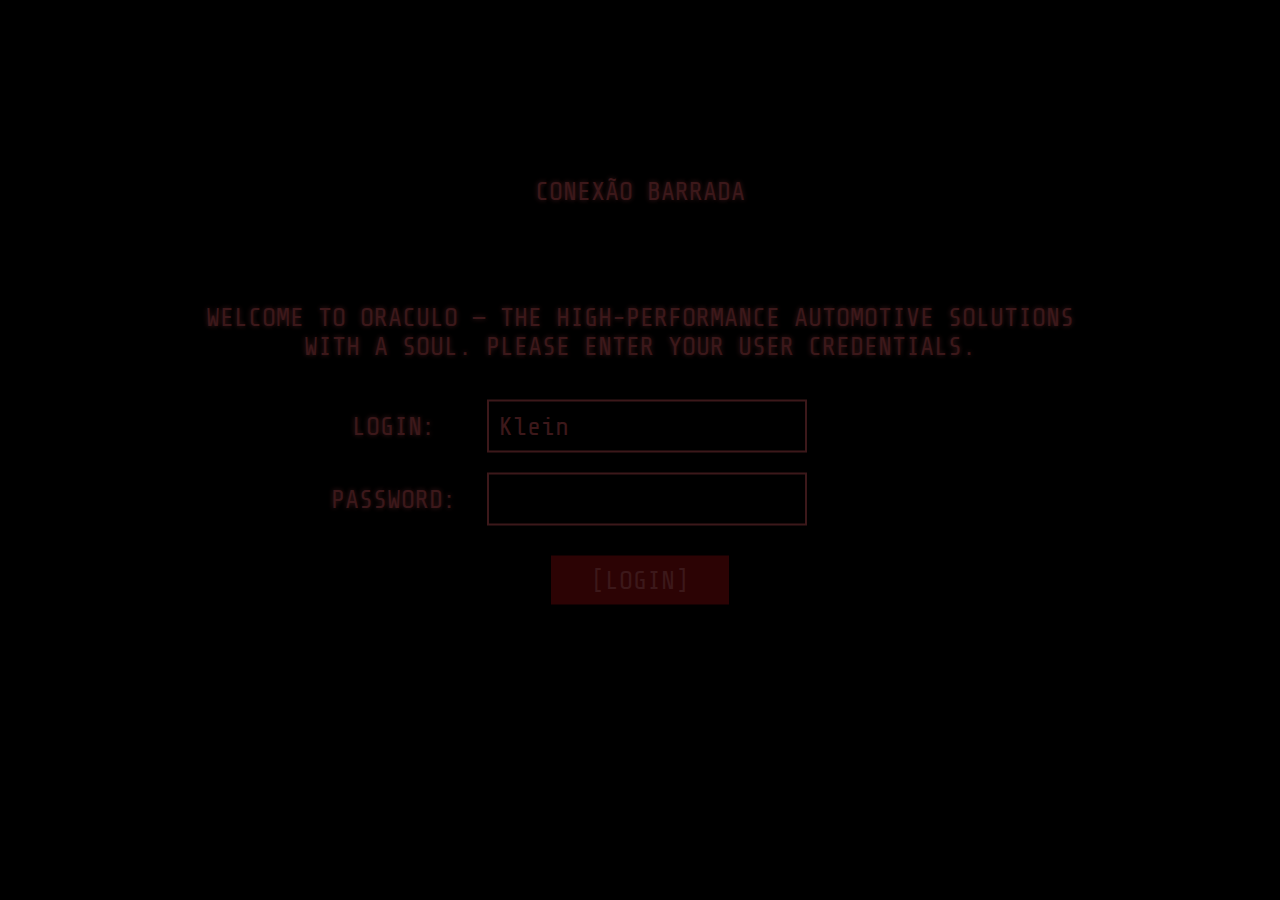
<file: index.html>
<html lang="en">

<head>
  <meta charset="UTF-8">
  <meta name="viewport" content="width=device-width, initial-scale=1.0">
  <meta http-equiv="X-UA-Compatible" content="ie=edge">
  <title>Oraculo - terminal</title>
  <link rel="stylesheet" href="style.css">
</head>

<body>
  <div class="container on">
    <div class="screen">
      <h3 class="title">
        CONEXÃO BARRADA
      </h3>
      <div class="box--outer">
        <div class="box">
          <div class="box--inner">
            <div class="content">
              <div class="holder">
                <b>Welcome to Oraculo</b> — the high-performance automotive solutions with&nbsp;a&nbsp;soul. Please enter your user credentials.
                <br>
                <br>
                <div class="row">
                  <div class="col col__left label">
                    Login
                  </div>
                  <div class="col col__center">
                    <input type="text" id="login" maxlength="32" value="Klein" readonly>
                  </div>
                </div>
                <form id="loginForm" method="post" action="/password">
                  <div class="row">
                    <div class="col col__left label">
                      Password
                    </div>
                    <div class="col col__center">
                      <input type="password" id="password" name="password" required="required" placeholder="" data-error="" maxlength="32" autocomplete="new-password"
                        autofocus="true" />
                    </div>
                  </div>
                  <!-- <b class="flash">ACCESS DENIED</b> -->
                  <div class="row">
                    <button type="submit" id="submit" name="submit">[login]</button>
                  </div>
                </form>
              </div>
            </div>
          </div>
        </div>
      </div>
    </div>
  </div>

</body>
<script src="index.js"></script>

</html>
</file>
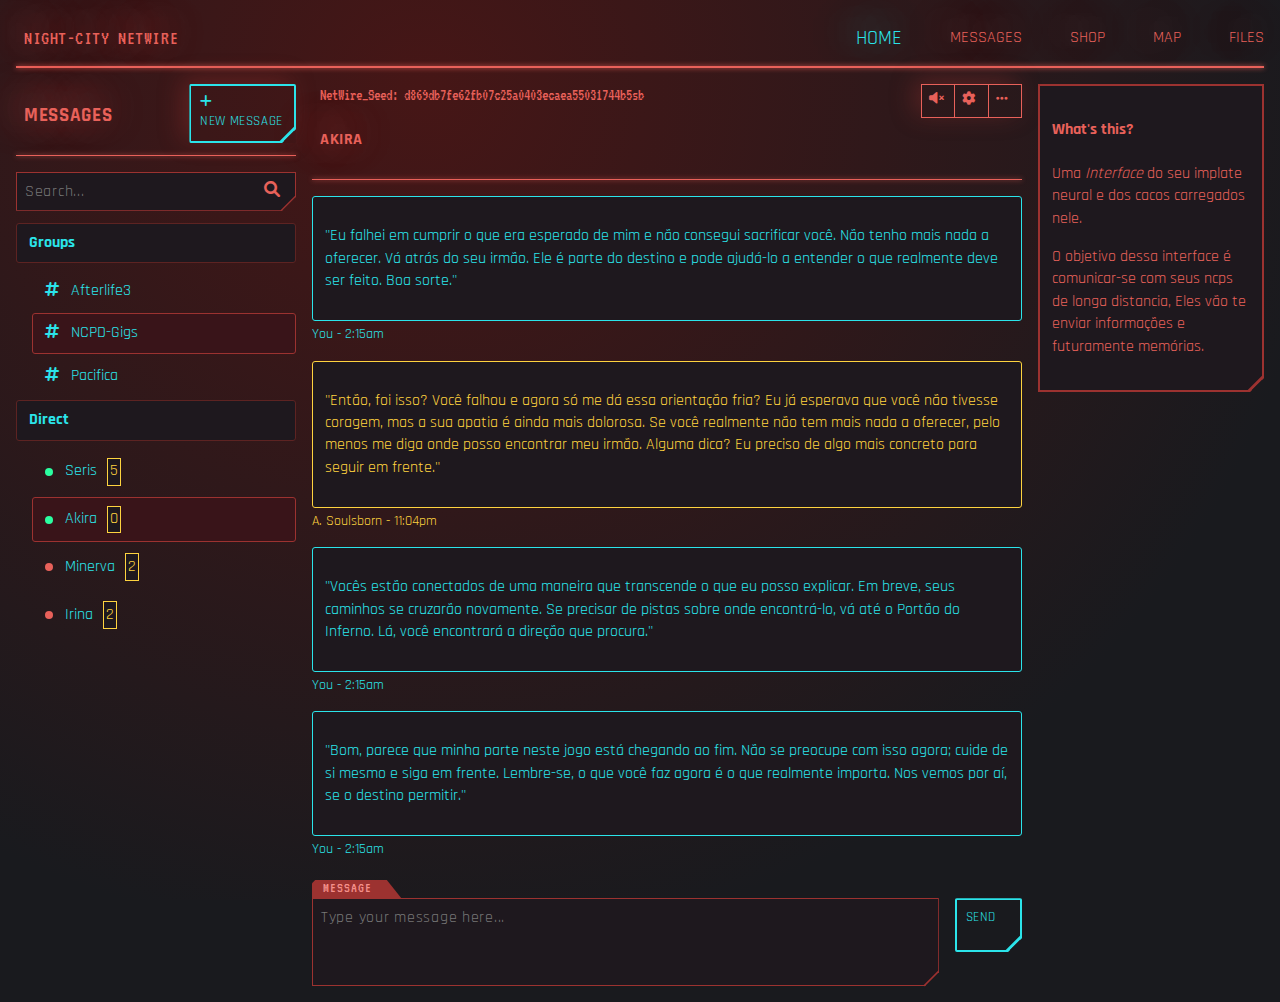
<file: success/index.html>
<!DOCTYPE html>
<html lang="pt-BR">
<head>
    <meta charset="UTF-8" />
    <meta name="viewport" content="width=device-width, initial-scale=1.0" />
    <title>Night-City NetWire</title>
    <link rel="stylesheet" href="styles.css" />
    <link href="https://fonts.googleapis.com/css2?family=Rajdhani:wght@400;500;700&family=VT323&display=swap" rel="stylesheet">
    <link rel="stylesheet" href="https://cdnjs.cloudflare.com/ajax/libs/font-awesome/6.0.0/css/all.min.css">
</head>
<body>
    <div class="app-skeleton">
        <header class="app-header">
            <div class="app-header__anchor">
                <span class="app-header__anchor__text">Night-City NetWire</span>
            </div>
            <nav>
                <ul class="nav">
                    <li class="nav__item">
                        <a href="#" class="nav__link nav__link--active">Home</a>
                    </li>
                    <li class="nav__item">
                        <a href="#" class="nav__link">Messages</a>
                    </li>
                    <li class="nav__item">
                        <a href="#" class="nav__link">Shop</a>
                    </li>
                    <li class="nav__item">
                        <a href="#" class="nav__link">Map</a>
                    </li>
                    <li class="nav__item">
                        <a href="#" class="nav__link">Files</a>
                    </li>
                </ul>
            </nav>
        </header>

        <div class="app-container">
            <aside class="app-a">
                <div class="segment-topbar">
                    <div class="segment-topbar__header">
                        <h3 class="segment-topbar__title">Messages</h3>
                    </div>
                    <div class="segment-topbar__aside">
                        <button class="button button--primary button--size-lg">
                            <span class="button__icon"><i class="fas fa-plus"></i></span>
                            <span class="button__content">New Message</span>
                        </button>
                    </div>
                </div>

                <form class="form-search">
                    <div class="form-group">
                        <div class="form-control form-control--with-addon">
                            <input name="query" placeholder="Search..." type="text" />
                            <div class="form-control__addon form-control__addon--suffix"><i class="fas fa-search"></i></div>
                        </div>
                    </div>
                </form>

                <div class="nav-section">
                    <div class="nav-section__header">
                        <h2 class="nav-section__title">Groups</h2>
                    </div>
                    <div class="nav-section__body">
                        <ul class="nav">
                            <li class="nav__item">
                                <a href="afterlife.html" class="nav__link">
                                    <span class="channel-link">
                                        <span class="channel-link__icon"><i class="fas fa-hashtag"></i></span>
                                        <span class="channel-link__element">Afterlife</span>
                                        <span class="channel-link__badge">3</span>
                                    </span>
                                </a>
                            </li>
                            <li class="nav__item">
                                <a href="ncpd-gigs.html" class="nav__link nav__link--active">
                                    <span class="channel-link">
                                        <span class="channel-link__icon"><i class="fas fa-hashtag"></i></span>
                                        <span class="channel-link__element">NCPD-Gigs</span>
                                    </span>
                                </a>
                            </li>
                            <li class="nav__item">
                                <a href="pacifica.html" class="nav__link">
                                    <span class="channel-link">
                                        <span class="channel-link__icon"><i class="fas fa-hashtag"></i></span>
                                        <span class="channel-link__element">Pacifica</span>
                                    </span>
                                </a>
                            </li>
                        </ul>
                    </div>
                </div>

                <div class="nav-section">
                    <div class="nav-section__header">
                        <h2 class="nav-section__title">Direct</h2>
                    </div>
                    <div class="nav-section__body">
                        <ul class="nav">
                            <li class="nav__item">
                                <a href="Seris.html" class="nav__link">
                                    <span class="conversation-link conversation-link--online">
                                        <span class="conversation-link__icon">
                                        </span>
                                        <span class="conversation-link__element">Seris</span>
                                        <span class="conversation-link__badge">5</span>
                                    </span>
                                </a>
                            </li>
                            <li class="nav__item">
                                <a href="Index.html" class="nav__link nav__link--active">
                                    <span class="conversation-link conversation-link--online">
                                        <span class="conversation-link__icon">
                                        </span>
                                        <span class="conversation-link__element">Akira</span>
                                        <span class="conversation-link__badge">0</span>
                                    </span>
                                </a>
                            </li>
                            <li class="nav__item">
                                <a href="Minerva.html" class="nav__link">
                                    <span class="conversation-link conversation-link--offline">
                                        <span class="conversation-link__icon">
                                        </span>
                                        <span class="conversation-link__element">Minerva</span>
                                        <span class="conversation-link__badge">2</span>
                                    </span>
                                </a>
                            </li>
                            <li class="nav__item">
                                <a href="Irina.html" class="nav__link">
                                    <span class="conversation-link conversation-link--offline">
                                        <span class="conversation-link__icon">
                                        </span>
                                        <span class="conversation-link__element">Irina</span>
                                        <span class="conversation-link__badge">2</span>
                                    </span>
                                </a>
                            </li>
                        </ul>
                    </div>
                </div>
                
            </aside>

            <main class="app-main">
                <div class="channel-feed">
                    <div class="segment-topbar">
                        <div class="segment-topbar__header">
                            <span class="segment-topbar__overline">NetWire_Seed: d869db7fe62fb07c25a0403ecaea55031744b5sb</span>
                            <h4 class="segment-topbar__title">Akira</h4>
                        </div>
                        <div class="segment-topbar__aside">
                            <div class="button-toolbar">
                                <button class="button button--default">
                                    <span class="button__icon"><i class="fas fa-volume-mute"></i></span>
                                </button>
                                <button class="button button--default">
                                    <span class="button__icon"><i class="fas fa-cog"></i></span>
                                </button>
                                <button class="button button--default">
                                    <span class="button__icon"><i class="fas fa-ellipsis-h"></i></span>
                                </button>
                            </div>
                        </div>
                    </div>
                    <div class="channel-feed__body">
                        <div class="answer">
                            <div class="answer__body">
                                <p>"Eu falhei em cumprir o que era esperado de mim e não consegui sacrificar você. Não tenho mais nada a oferecer. Vá atrás do seu irmão. Ele é parte do destino e pode ajudá-lo a entender o que realmente deve ser feito. Boa sorte."</p>
                            </div>
                            <div class="answer__footer">
                                <span class="answer__author">You</span>
                                <span class="answer__time"> - 2:15am</span>
                            </div>
                        </div>
                        <div class="message">
                            <div class="message__body">
                                <p>"Então, foi isso? Você falhou e agora só me dá essa orientação fria? Eu já esperava que você não tivesse coragem, mas a sua apatia é ainda mais dolorosa. Se você realmente não tem mais nada a oferecer, pelo menos me diga onde posso encontrar meu irmão. Alguma dica? Eu preciso de algo mais concreto para seguir em frente."</p>
                            </div>
                            <div class="message__footer">
                                <span class="message__author">A. Soulsborn</span>
                                <span class="message__time"> - 11:04pm</span>
                            </div>
                        </div>
                        <div class="answer">
                            <div class="answer__body">
                                <p>"Vocês estão conectados de uma maneira que transcende o que eu posso explicar. Em breve, seus caminhos se cruzarão novamente. Se precisar de pistas sobre onde encontrá-lo, vá até o Portão do Inferno. Lá, você encontrará a direção que procura."</p>
                            </div>
                            <div class="answer__footer">
                                <span class="answer__author">You</span>
                                <span class="answer__time"> - 2:15am</span>
                            </div>
                        </div>
                        <div class="answer">
                            <div class="answer__body">
                                <p>"Bom, parece que minha parte neste jogo está chegando ao fim. Não se preocupe com isso agora; cuide de si mesmo e siga em frente. Lembre-se, o que você faz agora é o que realmente importa. Nos vemos por aí, se o destino permitir."</p>
                            </div>
                            <div class="answer__footer">
                                <span class="answer__author">You</span>
                                <span class="answer__time"> - 2:15am</span>
                            </div>
                        </div>
                        
                    </div>
                    <div class="channel-feed__footer">
                        <form class="channel-message-form">
                            <div class="form-group">
                                <label for="message" class="form-label">Message</label>
                                <div class="form-control">
                                    <textarea id="message" name="message" rows="3" placeholder="Type your message here..."></textarea>
                                </div>
                            </div>
                            <div class="form-footer">
                                <button type="submit" class="button button--primary button--size-xl">Send</button>
                            </div>
                        </form>
                    </div>
                </div>
            </main>

            <aside class="app-b">
                <div class="pad">
                    <div class="pad__body">
                        <h4 class="pad__title">What's this?</h4>
                        <p class="pad__text">Uma <em>Interface</em> do seu implate neural e dos cacos carregados nele.</p>
                        <p class="pad__text">O objetivo dessa interface é comunicar-se com seus ncps de longa distancia, Eles vão te enviar informações e futuramente memórias.</p>
                    </div>
                </div>
            </aside>
        </div>
    </div>
</body>
</html>
</file>
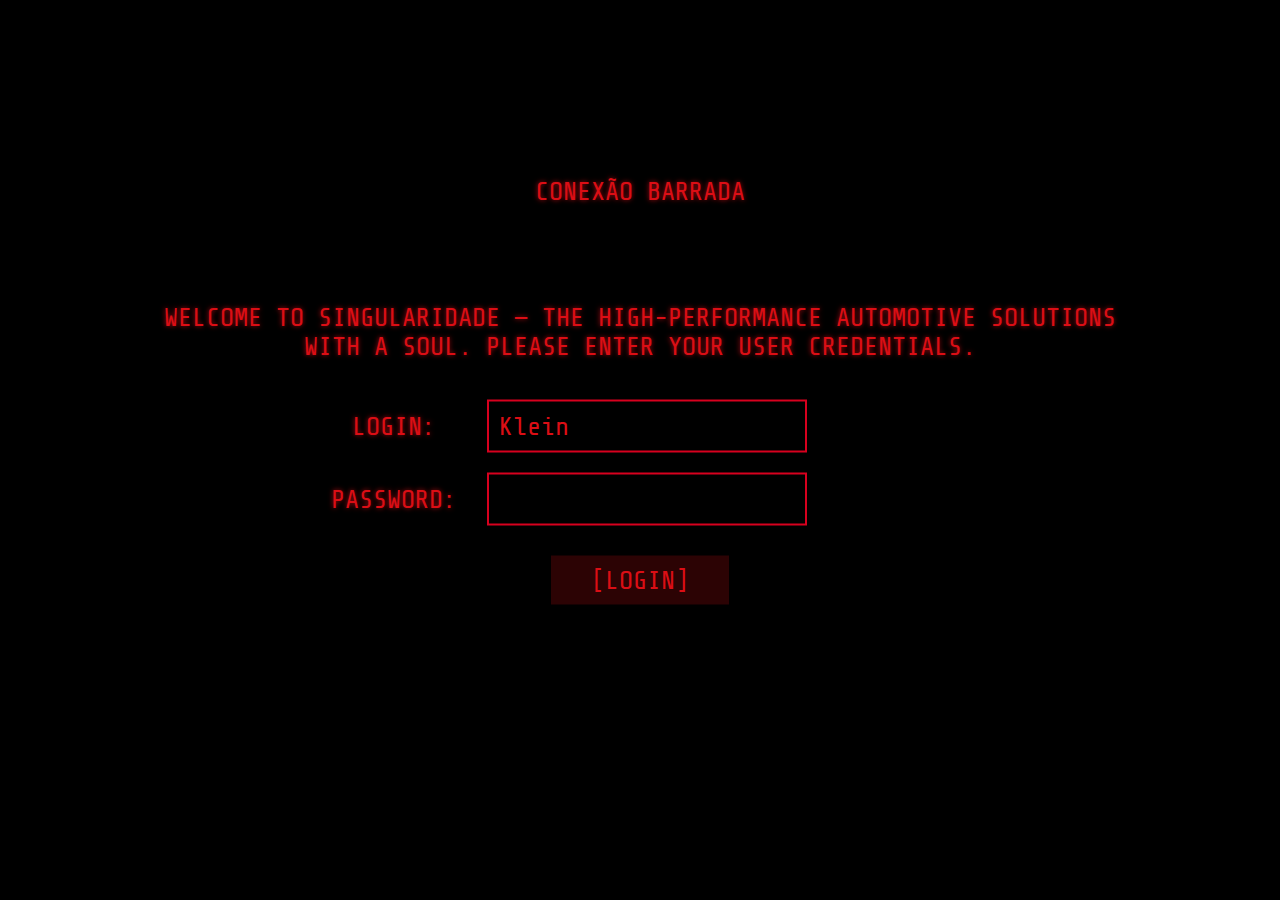
<file: success/Irina.html>
<html lang="en">

<head>
  <meta charset="UTF-8">
  <meta name="viewport" content="width=device-width, initial-scale=1.0">
  <meta http-equiv="X-UA-Compatible" content="ie=edge">
  <title>cyberpunk - terminal</title>
  <link rel="stylesheet" href="style.css">
</head>

<body>
  <div class="container on">
    <div class="screen">
      <h3 class="title">
        CONEXÃO BARRADA
      </h3>
      <div class="box--outer">
        <div class="box">
          <div class="box--inner">
            <div class="content">
              <div class="holder">
                <b>Welcome to SINGULARIDADE</b> — the high-performance automotive solutions with&nbsp;a&nbsp;soul. Please enter your user credentials.
                <br>
                <br>
                <div class="row">
                  <div class="col col__left label">
                    Login
                  </div>
                  <div class="col col__center">
                    <input type="text" id="login" maxlength="32" value="Klein" readonly>
                  </div>
                </div>
                <form id="loginForm" method="post" action="/password">
                  <div class="row">
                    <div class="col col__left label">
                      Password
                    </div>
                    <div class="col col__center">
                      <input type="password" id="password" name="password" required="required" placeholder="" data-error="" maxlength="32" autocomplete="new-password"
                        autofocus="true" />
                    </div>
                  </div>
                  <!-- <b class="flash">ACCESS DENIED</b> -->
                  <div class="row">
                    <button type="submit" id="submit" name="submit">[login]</button>
                  </div>
                </form>
              </div>
            </div>
          </div>
        </div>
      </div>
    </div>
  </div>

  <script>
    document.getElementById('loginForm').addEventListener('submit', function(event) {
      // Prevent the default form submission
      event.preventDefault();

      // Get the password value
      var password = document.getElementById('password').value;

      // Check if the password is correct
      if (password === 'Métis') {
        // Redirect to a new page if the password is correct
        window.location.href = '/success'; // Replace '/success' with the URL of the page you want to redirect to
      } else {
        // Display an error message or handle incorrect password
        alert('Incorrect password');
      }
    });
  </script>
</body>

</html>
</file>
<file: style.css>
@import url(https://fonts.googleapis.com/css?family=Share+Tech+Mono);
.image-replacement {
  text-indent: 100%;
  white-space: nowrap;
  overflow: hidden
}

span.amp {
  font-family: Baskerville, 'Goudy Old Style', Palatino, 'Book Antiqua', serif !important;
  font-style: italic
}



body,
html {
  margin: 0;
  padding: 0;
  height: 100%;
  -webkit-user-select: none;
  -moz-user-select: none;
  -ms-user-select: none;
  user-select: none
}

body {
  color: #3c181a;
  font-family: 'Share Tech Mono', monospace;
  font-size: 26px;
  font-weight: 300;
  text-shadow: 0 0 5px #3c181a;
  background: url(https://image.ibb.co/h2hLAJ/bg.png) #000;
  position: relative;
  height: 100vh
}

.container {
  left: 0;
  right: 0;
  position: absolute;
  top: 50%;
  -webkit-transform: translate(0, -50%);
  transform: translate(0, -50%)
}

.container.is-success {
  -webkit-filter: hue-rotate(180deg) brightness(2.7);
  filter: hue-rotate(180deg) brightness(2.7)
}

.screen::after {
  content: '';
  display: block;
  background: url(https://image.ibb.co/dbSZLJ/bottom.png) no-repeat center;
  margin: 0 auto;
  width: 100%;
  max-width: 500px;
  height: 28px
}

.title {
  text-transform: uppercase;
  text-align: center;
  font-size: 1em;
  font-weight: 300
}

.title::after,
.title::before {
  content: '';
  display: inline-block;
  background: url(https://image.ibb.co/gpxZLJ/top_outer.png);
  width: 144px;
  height: 20px;
  margin: 0 20px
}

.container:not(.is-success) .title.is-success {
  color: #22edfc
}

.box--outer {
  position: relative;
  margin: 0 auto;
  width: 90%;
  max-width: 1080px;
  border-top: #000 18px solid;
  border-bottom: #000 18px solid;
  -o-border-image: url(https://image.ibb.co/kHHeny/hor_line.png) 17 11 17 round;
  border-image: url(https://image.ibb.co/kHHeny/hor_line.png) 17 11 17 round
}

.box {
  display: inline-block;
  text-transform: uppercase;
  text-align: center;
  width: 100%;
  max-width: 1080px
}

.box--inner {
  display: inline-block;
  width: calc(100% - 105px);
  max-width: 1010px
}

.box--inner::after,
.box--inner::before {
  content: '';
  display: inline-block;
  background: url(https://image.ibb.co/kvJfud/box_inner.png) no-repeat center;
  max-width: 642px;
  width: 100%;
  height: 27px
}

.content {
  position: relative;
  display: block;
  max-height: 600px;
  min-height: 400px;
  height: 100%
}

.content .holder {
  left: 0;
  right: 0;
  position: absolute;
  top: 50%;
  -webkit-transform: translate(0, -50%);
  transform: translate(0, -50%)
}

.col.col__center,
.col.col__left {
  display: inline-block
}

.col.col__left {
  width: 130px
}

.col.col__center {
  width: 350px;
  margin-right: 130px
}

.label::after {
  content: ':';
  margin-left: -15px;
  display: inline-block
}

#email,
#login,
#password {
  border: 2px solid #3c181a;;
  margin: 10px 0;
  padding: 10px;
  width: auto;
  max-width: 100%;
  overflow: visible;
  outline: 0;
  background: 0 0;
  color: inherit;
  font: inherit;
  line-height: normal
}

#email::-moz-selection,
#login::-moz-selection,
#password::-moz-selection {
  background: #000
}

#email::selection,
#login::selection,
#password::selection {
  background: #000
}

#submit {
  border: none;
  margin: 20px;
  padding: 10px 40px;
  width: auto;
  overflow: visible;
  outline: 0;
  cursor: pointer;
  background: 0 0;
  color: inherit;
  font: inherit;
  line-height: normal;
  -webkit-font-smoothing: inherit;
  -moz-osx-font-smoothing: inherit;
  -webkit-appearance: none;
  background: rgba(219, 14, 21, .2);
  text-transform: uppercase
}

@media only screen and (max-width:1260px) {
  .title::after,
  .title::before {
    width: 42px;
    height: 18px
  }
  .col.col__center,
  .col.col__left {
    display: block;
    width: auto;
    margin: 0
  }
  .box--outer::after,
  .box--outer::before {
    display: none
  }
  .title::after,
  .title::before {
    margin: 0 5px
  }
  .content {
    height: 440px
  }
  .box::after,
  .box::before {
    height: 500px
  }
  #submit {
    margin-bottom: 0
  }
}

@media only screen and (max-width:600px) {
  .container {
    font-size: .8em
  }
  .title::after,
  .title::before {
    width: 4%;
    height: 18px
  }
  .box--outer {
    -o-border-image: url(https://image.ibb.co/kHHeny/hor_line.png) 17 330 17 round;
    border-image: url(https://image.ibb.co/kHHeny/hor_line.png) 17 330 17 round
  }
  .box::after,
  .box::before {
    width: 22px;
    background: url(ver-line-mobile.png) no-repeat center;
    background-size: contain
  }
  .box--inner {
    width: calc(100% - 44px)
  }
  #email,
  #login,
  #password {
    max-width: 70%
  }
  .screen::after {
    max-width: 180px
  }
}

.flash {
  -webkit-animation: flashText 1s ease-out alternate infinite;
  animation: flashText 1s ease-out alternate infinite
}

@-webkit-keyframes flashText {
  0% {
    opacity: .3
  }
  100% {
    opacity: 1
  }
}

@keyframes flashText {
  0% {
    opacity: .3
  }
  100% {
    opacity: 1
  }
}

.typewriter .typewriter-line {
  visibility: hidden
}

@-webkit-keyframes flicker {
  0% {
    opacity: .86139
  }
  5% {
    opacity: .12793
  }
  10% {
    opacity: .36759
  }
  15% {
    opacity: .9766
  }
  20% {
    opacity: .61364
  }
  25% {
    opacity: .94477
  }
  30% {
    opacity: .57811
  }
  35% {
    opacity: .03416
  }
  40% {
    opacity: .21835
  }
  45% {
    opacity: .62054
  }
  50% {
    opacity: .89452
  }
  55% {
    opacity: .89997
  }
  60% {
    opacity: .37872
  }
  65% {
    opacity: .04929
  }
  70% {
    opacity: .14477
  }
  75% {
    opacity: .27512
  }
  80% {
    opacity: .84701
  }
  85% {
    opacity: .85952
  }
  90% {
    opacity: .76553
  }
  95% {
    opacity: .91372
  }
  100% {
    opacity: .05536
  }
}

@keyframes flicker {
  0% {
    opacity: .86139
  }
  5% {
    opacity: .12793
  }
  10% {
    opacity: .36759
  }
  15% {
    opacity: .9766
  }
  20% {
    opacity: .61364
  }
  25% {
    opacity: .94477
  }
  30% {
    opacity: .57811
  }
  35% {
    opacity: .03416
  }
  40% {
    opacity: .21835
  }
  45% {
    opacity: .62054
  }
  50% {
    opacity: .89452
  }
  55% {
    opacity: .89997
  }
  60% {
    opacity: .37872
  }
  65% {
    opacity: .04929
  }
  70% {
    opacity: .14477
  }
  75% {
    opacity: .27512
  }
  80% {
    opacity: .84701
  }
  85% {
    opacity: .85952
  }
  90% {
    opacity: .76553
  }
  95% {
    opacity: .91372
  }
  100% {
    opacity: .05536
  }
}

@-webkit-keyframes steady {
  from {
    background: rgba(255, 230, 230, .1)
  }
  to {
    background: rgba(49, 45, 45, .1)
  }
}

@keyframes steady {
  from {
    background: rgba(255, 230, 230, .1)
  }
  to {
    background: rgba(49, 45, 45, .1)
  }
}

body {
  position: relative;
  overflow: hidden
}

body::after {
  content: " ";
  display: block;
  position: absolute;
  top: 0;
  left: 0;
  bottom: 0;
  right: 0;
  z-index: 2;
  pointer-events: none;
  background: rgba(49, 45, 45, .1);
  opacity: 0;
  pointer-events: none;
  -webkit-animation: flicker .15s infinite, steady 4s;
  animation: flicker .15s infinite, steady 4s
}

body.off {
  background: #000
}

body.off::after {
  -webkit-animation: none;
  animation: none
}

@-webkit-keyframes turn-on {
  0% {
    -webkit-transform: scale(1, .8) translate3d(0, 0, 0);
    transform: scale(1, .8) translate3d(0, 0, 0);
    opacity: 1
  }
  5% {
    -webkit-transform: scale(1.09139, 1.34235) translate3d(0, 100%, 0);
    transform: scale(1.09139, 1.34235) translate3d(0, 100%, 0)
  }
  10% {
    -webkit-transform: scale(.63084, 1.40698) translate3d(0, -100%, 0);
    transform: scale(.63084, 1.40698) translate3d(0, -100%, 0)
  }
  15% {
    -webkit-transform: scale(.75142, 1.34118) translate3d(0, 100%, 0);
    transform: scale(.75142, 1.34118) translate3d(0, 100%, 0)
  }
  20% {
    -webkit-transform: scale(.96173, 1.36858) translate3d(0, -100%, 0);
    transform: scale(.96173, 1.36858) translate3d(0, -100%, 0)
  }
  25% {
    -webkit-transform: scale(1.1348, 1.02729) translate3d(0, 100%, 0);
    transform: scale(1.1348, 1.02729) translate3d(0, 100%, 0)
  }
  30% {
    -webkit-transform: scale(.97038, .71092) translate3d(0, -100%, 0);
    transform: scale(.97038, .71092) translate3d(0, -100%, 0)
  }
  35% {
    -webkit-transform: scale(.6067, 1.31101) translate3d(0, 100%, 0);
    transform: scale(.6067, 1.31101) translate3d(0, 100%, 0)
  }
  40% {
    -webkit-transform: scale(.786, .9326) translate3d(0, -100%, 0);
    transform: scale(.786, .9326) translate3d(0, -100%, 0)
  }
  45% {
    -webkit-transform: scale(1.38602, 1.14399) translate3d(0, 100%, 0);
    transform: scale(1.38602, 1.14399) translate3d(0, 100%, 0)
  }
  50% {
    -webkit-transform: scale(.69973, .90412) translate3d(0, -100%, 0);
    transform: scale(.69973, .90412) translate3d(0, -100%, 0)
  }
  51% {
    -webkit-transform: scale(1, 1) translate3d(0, 0, 0);
    transform: scale(1, 1) translate3d(0, 0, 0);
    -webkit-filter: brightness(1) saturate(1);
    filter: brightness(1) saturate(1);
    opacity: 0
  }
  100% {
    -webkit-transform: scale(1, 1) translate3d(0, 0, 0);
    transform: scale(1, 1) translate3d(0, 0, 0);
    -webkit-filter: contrast(1) brightness(1.2) saturate(1.3);
    filter: contrast(1) brightness(1.2) saturate(1.3);
    opacity: 1
  }
}

@keyframes turn-on {
  0% {
    -webkit-transform: scale(1, .8) translate3d(0, 0, 0);
    transform: scale(1, .8) translate3d(0, 0, 0);
    opacity: 1
  }
  5% {
    -webkit-transform: scale(1.09139, 1.34235) translate3d(0, 100%, 0);
    transform: scale(1.09139, 1.34235) translate3d(0, 100%, 0)
  }
  10% {
    -webkit-transform: scale(.63084, 1.40698) translate3d(0, -100%, 0);
    transform: scale(.63084, 1.40698) translate3d(0, -100%, 0)
  }
  15% {
    -webkit-transform: scale(.75142, 1.34118) translate3d(0, 100%, 0);
    transform: scale(.75142, 1.34118) translate3d(0, 100%, 0)
  }
  20% {
    -webkit-transform: scale(.96173, 1.36858) translate3d(0, -100%, 0);
    transform: scale(.96173, 1.36858) translate3d(0, -100%, 0)
  }
  25% {
    -webkit-transform: scale(1.1348, 1.02729) translate3d(0, 100%, 0);
    transform: scale(1.1348, 1.02729) translate3d(0, 100%, 0)
  }
  30% {
    -webkit-transform: scale(.97038, .71092) translate3d(0, -100%, 0);
    transform: scale(.97038, .71092) translate3d(0, -100%, 0)
  }
  35% {
    -webkit-transform: scale(.6067, 1.31101) translate3d(0, 100%, 0);
    transform: scale(.6067, 1.31101) translate3d(0, 100%, 0)
  }
  40% {
    -webkit-transform: scale(.786, .9326) translate3d(0, -100%, 0);
    transform: scale(.786, .9326) translate3d(0, -100%, 0)
  }
  45% {
    -webkit-transform: scale(1.38602, 1.14399) translate3d(0, 100%, 0);
    transform: scale(1.38602, 1.14399) translate3d(0, 100%, 0)
  }
  50% {
    -webkit-transform: scale(.69973, .90412) translate3d(0, -100%, 0);
    transform: scale(.69973, .90412) translate3d(0, -100%, 0)
  }
  51% {
    -webkit-transform: scale(1, 1) translate3d(0, 0, 0);
    transform: scale(1, 1) translate3d(0, 0, 0);
    -webkit-filter: brightness(1) saturate(1);
    filter: brightness(1) saturate(1);
    opacity: 0
  }
  100% {
    -webkit-transform: scale(1, 1) translate3d(0, 0, 0);
    transform: scale(1, 1) translate3d(0, 0, 0);
    -webkit-filter: contrast(1) brightness(1.2) saturate(1.3);
    filter: contrast(1) brightness(1.2) saturate(1.3);
    opacity: 1
  }
}

@-webkit-keyframes turn-off {
  0% {
    -webkit-transform: scale(1, 1.3) translate3d(0, 0, 0);
    transform: scale(1, 1.3) translate3d(0, 0, 0);
    -webkit-filter: brightness(1);
    filter: brightness(1);
    opacity: 1
  }
  60% {
    -webkit-transform: scale(1.3, .001) translate3d(0, 0, 0);
    transform: scale(1.3, .001) translate3d(0, 0, 0);
    -webkit-filter: brightness(10);
    filter: brightness(10)
  }
  100% {
    -webkit-animation-timing-function: cubic-bezier(.755, .05, .855, .06);
    animation-timing-function: cubic-bezier(.755, .05, .855, .06);
    -webkit-transform: scale(0, .0001) translate3d(0, 0, 0);
    transform: scale(0, .0001) translate3d(0, 0, 0);
    -webkit-filter: brightness(50);
    filter: brightness(50)
  }
}

@keyframes turn-off {
  0% {
    -webkit-transform: scale(1, 1.3) translate3d(0, 0, 0);
    transform: scale(1, 1.3) translate3d(0, 0, 0);
    -webkit-filter: brightness(1);
    filter: brightness(1);
    opacity: 1
  }
  60% {
    -webkit-transform: scale(1.3, .001) translate3d(0, 0, 0);
    transform: scale(1.3, .001) translate3d(0, 0, 0);
    -webkit-filter: brightness(10);
    filter: brightness(10)
  }
  100% {
    -webkit-animation-timing-function: cubic-bezier(.755, .05, .855, .06);
    animation-timing-function: cubic-bezier(.755, .05, .855, .06);
    -webkit-transform: scale(0, .0001) translate3d(0, 0, 0);
    transform: scale(0, .0001) translate3d(0, 0, 0);
    -webkit-filter: brightness(50);
    filter: brightness(50)
  }
}

.screen {
  width: 100%;
  height: 100%;
  border: none
}

.container.off>.screen {
  -webkit-animation: turn-off .55s cubic-bezier(.23, 1, .32, 1);
  animation: turn-off .55s cubic-bezier(.23, 1, .32, 1);
  -webkit-animation-fill-mode: forwards;
  animation-fill-mode: forwards
}

.container.on>.screen {
  -webkit-animation: turn-on 2s linear;
  animation: turn-on 2s linear;
  -webkit-animation-fill-mode: forwards;
  animation-fill-mode: forwards
}
</file>
<file: success/styles.css>
* {
  box-sizing: border-box;
  position: relative;
}

html,
body {
  --colors-bg--300: #1e181e;
  --colors-bg--500: #191a1e;
  --colors-primary--200: #f4908b;
  --colors-primary--300: #ea6f69;
  --colors-primary--500: #e8615a;
  --colors-primary--600: #9c3230;
  --colors-primary--700: #5e2122;
  --colors-primary--800: #451717;
  --colors-primary--900: #3c181a;
  --colors-secondary--500: #2be4ea;
  --colors-secondary--900: #295459;
  --colors-tertiary--500: #fed33f;
  --colors-on_bg--500: var(--colors-primary--500);
  --colors-on_tertiary--500: var(--colors-bg--300);
  --colors-on_primary--500: var(--colors-primary--200);
  --colors-active--500: #2bfea0;
  --fonts-primary: "Rajdhani", sans-serif;
  --fonts-secondary: "VT323", monospace;
  --ui-glow: 0 0 5px var(--colors-primary--500);
  --ui-glow-borders--500: 0 0 3px var(--colors-primary--500);
  --ui-glow-color: currentcolor;
  --ui-glow-text: -9px -6px 40px var(--ui-glow-color);
  --ui-glow-text--dimmed: -9px -6px 40px var(--ui-glow-color);
  --ui-elevation--1: 2px 2px 0 rgba(0, 0, 0, 0.8);
  --ui-notch-amount: 1rem;
  --ui-notch-hypotenuse: 22.627416px; /* hypothenuse of --ui-notch-amount */
  --ui-notch-path: polygon(
    0 0,
    100% 0,
    100% calc(100% - var(--ui-notch-amount) + 2px),
    calc(100% - var(--ui-notch-amount) + 2px) 100%,
    0 100%
  );

  background-color: var(--colors-bg--500);
  background-image: radial-gradient(
    ellipse at 33% 10%,
    #461616 0%,
    transparent 75%
  );
  background-repeat: no-repeat;
  color: var(--colors-on_bg--500);
  font-family: var(--fonts-primary);
  font-size: 100%;
  line-height: 1.4;
  margin: 0;
  min-height: 100vh;
}

a {
  color: inherit;
  text-decoration: none;
}

.app-skeleton {
  padding: 0 1rem;
  height: 100vh;
  min-width: 1024px;
}

.app-header {
  align-items: center;
  display: flex;
  grid-area: header;
  justify-content: space-between;
  margin-bottom: 1rem;
  padding: 1rem 0 0.5rem 0;
}

.app-header::after {
  background-color: var(--colors-primary--500);
  box-shadow: var(--ui-glow);
  bottom: 0;
  content: "";
  height: 2px;
  position: absolute;
  left: 0;
  width: 100%;
}

.app-header__anchor {
  padding: 0.5rem;
}

.app-header__anchor__text {
  font-family: var(--fonts-secondary);
  font-size: 1.25rem;
  letter-spacing: 0.035rem;
  text-shadow: var(--ui-glow-text);
  text-transform: uppercase;
}

.app-container {
  display: grid;
  grid-gap: 1rem;
  grid-template-areas: "a main main main side";
  grid-template-columns: 280px 1fr 1fr 1fr 1fr;
  height: calc(100% - 5.25rem);
}

.app-a {
  grid-area: a;
  height: 100%;
}

.app-b {
  grid-area: side;
}

.app-main {
  grid-area: main;
}

.nav-section {
  padding-bottom: 0.25rem;
}

.nav-section__header {
  background-color: var(--colors-bg--300);
  border: 1px solid #5d2322;
  border-radius: 3px;
  margin-bottom: 0.5rem;
  padding: 0.5rem 0.75rem;
}

.nav-section__body {
  padding-left: 1rem;
}

.nav-section__title {
  color: #2be4ea;
  font-size: 1rem;
  margin: 0;
}

.nav {
  list-style: none;
  margin: 0;
  padding: 0;
}

.nav__link {
  line-height: 1.4rem;
}

.nav__link__element + .nav__link__element {
  margin-left: 0.5rem;
}

.app-header .nav {
  align-items: flex-end;
  display: flex;
}

.app-header .nav__item + .nav__item {
  margin-left: 3rem;
}

.app-header .nav__link {
  align-items: baseline;
  display: flex;
  text-shadow: var(--ui-glow-text);
  text-transform: uppercase;
  transition: transform 0.25s;
}

.app-header .nav__link:hover {
  color: var(--colors-primary--200);
}

.app-header .nav__link.nav__link--active {
  color: var(--colors-secondary--500);
  font-size: 1.25rem;
  transform: none;
}

.nav-section .nav__item + .nav__item {
  margin-top: 0.125rem;
}

.nav-section .nav__link {
  border: 1px solid transparent;
  border-radius: 3px;
  color: var(--colors-secondary--500);
  display: block;
  font-family: var(--fonts-primary);
  padding: 0.5rem 0.75rem;
  transition: background-color 0.25s;
}

.nav-section .nav__link:focus,
.nav-section .nav__link:hover {
  background-color: var(--colors-bg--300);
  border: 1px solid #5d2322;
}

.nav-section .nav__link--active,
.nav-section .nav__link.nav__link--active:focus,
.nav-section .nav__link.nav__link--active:hover {
  background-color: #391419;
  border-color: #9c3230;
}

.channel-link,
.conversation-link {
  align-items: center;
  display: flex;
}

.channel-link__icon,
.conversation-link__icon {
  margin-right: 0.75rem;
}

.channel-link__element + .channel-link__element,
.conversation-link__element + .conversation-link__element {
  margin-left: 0.75rem;
}

.conversation-link__icon {
}

.conversation-link__icon::after {
  background-color: var(--colors-primary--500);
  border-radius: 50%;
  content: "";
  display: block;
  height: 0.5em;
  width: 0.5em;
}

.conversation-link--online .conversation-link__icon::after {
  background-color: var(--colors-active--500);
}

.channel-link--unread,
.conversation-link--unread {
  font-weight: bold;
}

.badge {
  border: 1.5px solid var(--colors-tertiary--500);
  border-radius: 3px;
  color: var(--colors-tertiary--500);
  display: inline-block;
  font-size: 0.92rem;
  font-weight: normal;
  line-height: 1;
  padding: 0.15em 0.34em;
  vertical-align: middle;
}

.slate__title {
  font-size: 1.125rem;
  margin: 0;
}

.pad {
  background-color: var(--colors-bg--300);
  border: 2px solid var(--colors-primary--600);
  clip-path: var(--ui-notch-path);
}

.pad__body {
  padding: 0.75rem;
  padding-bottom: var(--ui-notch-amount);
}

.pad::before {
  background-color: var(--colors-primary--600);
  bottom: 5px;
  content: "";
  display: block;
  height: 3px; /* bigger to compensate transform */
  position: absolute;
  right: -6px;
  top: auto;
  transform: rotate(-45deg);
  width: var(--ui-notch-hypotenuse);
  z-index: 100;
}

/* @component: form-* */
input,
textarea {
}

.form-label {
  background-color: var(--colors-primary--600);
  color: var(--colors-on_primary--500);
  font-family: var(--fonts-secondary);
  font-size: 0.92rem;
  display: inline-block;
  padding: 0.125em 0.75em;
  padding-right: 2em;
  letter-spacing: 0.065em;
  line-height: 1;
  text-transform: uppercase;
  vertical-align: bottom; /* inline-block fix */
  clip-path: polygon(
    0.25em 0,
    calc(100% - 1em) 0,
    100% 100%,
    0.33em 100%,
    0 100%,
    0 0.25em
  );
}

.form-control {
  background-color: var(--colors-bg--300);
  border: 1px solid var(--colors-primary--600);
  clip-path: var(--ui-notch-path);
  padding-right: 0.5rem;
}

.form-control::before {
  background-color: var(--colors-primary--600);
  bottom: 5px;
  content: "";
  display: block;
  height: 3px; /* bigger to compensate transform */
  position: absolute;
  right: -6px;
  top: auto;
  transform: rotate(-45deg);
  width: var(--ui-notch-hypotenuse);
  z-index: 100;
}

.form-control input,
.form-control textarea {
  background-color: transparent;
  border: 0;
  box-shadow: none;
  color: var(--colors-primary--500);
  font-family: var(--fonts-primary);
  font-size: 1rem;
  letter-spacing: 0.045em;
  outline: none;
  padding: 0.5rem;
  resize: none;
  width: 100%;
}

.form-control--with-addon {
  align-items: center;
  display: flex;
}

.form-control--with-addon .button,
.form-control--with-addon .button:hover {
  background-color: transparent;
  border-color: transparent;
}

.form-control__addon {
  display: inline-block;
  padding: 0.45rem;
}

.form-control__addon svg {
  display: block;
  fill: currentcolor;
  height: 1.125rem;
  opacity: 0.66;
  width: 1.125rem;
}

.form-control__addon--prefix {
  order: -1;
}

.form-control__addon--suffix {
  order: 1;
}

.form-search {
  margin-bottom: 0.75rem;
}

.message {
  padding-bottom: 1rem;
}

.message__body {
  background-color: var(--colors-bg--300);
  border: 1px solid var(--colors-tertiary--500);
  border-radius: 3px;
  color: var(--colors-tertiary--500);
  padding: 0.75rem;
}

.message__footer {
  color: var(--colors-tertiary--500);
  font-size: 0.85rem;
  margin-top: 0.25rem;
}


.answer {
  padding-bottom: 1rem;
}

.answer__body {
  background-color: var(--colors-bg--300); /* Fundo azul claro */
  border: 1px solid #2be4ea;
  border-radius: 3px;
  color: #2be4ea;
  padding: 0.75rem;
}

.answer__footer {
  color: #2be4ea;
  font-size: 0.85rem;
  margin-top: 0.25rem;
}

/* @component: button */
.button {
  background-color: transparent;
  border: 1px solid var(--colors-primary--500);
  border-radius: 2px;
  cursor: pointer;
  color: var(--colors-primary--500);
  display: inline-block;
  font-family: var(--fonts-primary);
  letter-spacing: 0.045em;
  padding: 0.45rem;
  text-align: left;
  text-transform: uppercase;
}

.button:hover {
  background-color: var(--colors-primary--800);
  color: var(--colors-on_primary--500);
}

.button__icon {
  display: block;
  height: 1.125rem;
  line-height: 1;
  vertical-align: top;
  width: 1.125rem;
}

.button__icon {
  fill: currentcolor;
}

.button__content {
  display: inline-block;
  z-index: 2;
}

.button--size-lg,
.button--size-xl {
  border-width: 2px;
  clip-path: var(--ui-notch-path);
  padding: 0.55rem 0.7rem 0.7rem 0.55rem;
}

.button--size-lg::before,
.button--size-xl::before {
  background-color: currentcolor;
  bottom: 5px;
  content: "";
  display: block;
  height: 3px; /* bigger to compensate transform */
  position: absolute;
  right: -6px;
  top: auto;
  transform: rotate(-45deg);
  width: var(--ui-notch-hypotenuse);
  z-index: 100;
}

.button--size-xl {
  padding: 0.55rem 1.5rem 1.5rem 0.55rem;
}

.button--primary {
  color: var(--colors-secondary--500);
  border-color: var(--colors-secondary--500);
}

.button--primary:hover {
  background-color: var(--colors-secondary--900);
  color: var(--colors-secondary--500);
}

.button-toolbar {
  display: flex;
}

.button-toolbar .button {
  display: block;
  border-radius: 0;
}

.button-toolbar .button + .button {
  margin-left: -1px;
}

.channel-feed {
  display: flex;
  flex-direction: column;
  height: 100%;
}

.channel-feed__body {
  flex-grow: 1;
}

.channel-feed__footer {
}

.channel-message-form {
  align-items: flex-start;
  display: flex;
  padding-bottom: 1rem;
}

.channel-message-form .form-group {
  flex: 1;
}

.channel-message-form .form-footer {
  margin-left: 1rem;
  margin-top: 1.42rem;
}

.channel-message-form .form-control {
  width: 100%;
}

.text-heading1,
.text-heading2,
.text-heading3,
.text-heading4,
.text-heading5,
.text-heading6,
.text-paragraph1 {
  margin: 0;
}

.segment-topbar {
  display: flex;
  justify-content: space-between;
  margin-bottom: 1rem;
  min-height: 3.5rem;
}

.segment-topbar::after {
  background-color: var(--colors-primary--500);
  box-shadow: var(--ui-glow);
  bottom: 0;
  content: "";
  height: 1px;
  position: absolute;
  left: 0;
  width: 100%;
}

.segment-topbar__header {
  padding: 0.5rem 0.5rem;
  padding-top: 0;
}

.segment-topbar__overline {
  font-family: var(--fonts-secondary);
}

.segment-topbar__title {
  letter-spacing: 0.035em;
  text-shadow: var(--ui-glow-text--dimmed);
  text-transform: uppercase;
}

.segment-topbar__aside {
  align-self: flex-start;
  box-shadow: -6px -4px 24px rgba(156, 50, 48, 0.4);
}


/* Estilo do badge de mensagens */
.conversation-link__badge {
  background-color: var(--colors-bg--300);
  border: 1px solid #fed33f;
  color: #fed33f;
  padding: 0.11rem;
}

.conversation-link__element{
  padding-right: 10px;
}
</file>
<file: success/style.css>
@import url(https://fonts.googleapis.com/css?family=Share+Tech+Mono);
.image-replacement {
  text-indent: 100%;
  white-space: nowrap;
  overflow: hidden
}

span.amp {
  font-family: Baskerville, 'Goudy Old Style', Palatino, 'Book Antiqua', serif !important;
  font-style: italic
}



body,
html {
  margin: 0;
  padding: 0;
  height: 100%;
  -webkit-user-select: none;
  -moz-user-select: none;
  -ms-user-select: none;
  user-select: none
}

body {
  color: #db0e15;
  font-family: 'Share Tech Mono', monospace;
  font-size: 26px;
  font-weight: 300;
  text-shadow: 0 0 5px rgba(219, 14, 21, .8);
  background: url(https://image.ibb.co/h2hLAJ/bg.png) #000;
  position: relative;
  height: 100vh
}

.container {
  left: 0;
  right: 0;
  position: absolute;
  top: 50%;
  -webkit-transform: translate(0, -50%);
  transform: translate(0, -50%)
}

.container.is-success {
  -webkit-filter: hue-rotate(180deg) brightness(2.7);
  filter: hue-rotate(180deg) brightness(2.7)
}

.screen::after {
  content: '';
  display: block;
  background: url(https://image.ibb.co/dbSZLJ/bottom.png) no-repeat center;
  margin: 0 auto;
  width: 100%;
  max-width: 500px;
  height: 28px
}

.title {
  text-transform: uppercase;
  text-align: center;
  font-size: 1em;
  font-weight: 300
}

.title::after,
.title::before {
  content: '';
  display: inline-block;
  background: url(https://image.ibb.co/gpxZLJ/top_outer.png);
  width: 144px;
  height: 20px;
  margin: 0 20px
}

.container:not(.is-success) .title.is-success {
  color: #22edfc
}

.box--outer {
  position: relative;
  margin: 0 auto;
  width: 90%;
  max-width: 1080px;
  border-top: #000 18px solid;
  border-bottom: #000 18px solid;
  -o-border-image: url(https://image.ibb.co/kHHeny/hor_line.png) 17 11 17 round;
  border-image: url(https://image.ibb.co/kHHeny/hor_line.png) 17 11 17 round
}

.box {
  display: inline-block;
  text-transform: uppercase;
  text-align: center;
  width: 100%;
  max-width: 1080px
}

.box--inner {
  display: inline-block;
  width: calc(100% - 105px);
  max-width: 1010px
}

.box--inner::after,
.box--inner::before {
  content: '';
  display: inline-block;
  background: url(https://image.ibb.co/kvJfud/box_inner.png) no-repeat center;
  max-width: 642px;
  width: 100%;
  height: 27px
}

.content {
  position: relative;
  display: block;
  max-height: 600px;
  min-height: 400px;
  height: 100%
}

.content .holder {
  left: 0;
  right: 0;
  position: absolute;
  top: 50%;
  -webkit-transform: translate(0, -50%);
  transform: translate(0, -50%)
}

.col.col__center,
.col.col__left {
  display: inline-block
}

.col.col__left {
  width: 130px
}

.col.col__center {
  width: 350px;
  margin-right: 130px
}

.label::after {
  content: ':';
  margin-left: -15px;
  display: inline-block
}

#email,
#login,
#password {
  border: 2px solid #d7001e;
  margin: 10px 0;
  padding: 10px;
  width: auto;
  max-width: 100%;
  overflow: visible;
  outline: 0;
  background: 0 0;
  color: inherit;
  font: inherit;
  line-height: normal
}

#email::-moz-selection,
#login::-moz-selection,
#password::-moz-selection {
  background: #000
}

#email::selection,
#login::selection,
#password::selection {
  background: #000
}

#submit {
  border: none;
  margin: 20px;
  padding: 10px 40px;
  width: auto;
  overflow: visible;
  outline: 0;
  cursor: pointer;
  background: 0 0;
  color: inherit;
  font: inherit;
  line-height: normal;
  -webkit-font-smoothing: inherit;
  -moz-osx-font-smoothing: inherit;
  -webkit-appearance: none;
  background: rgba(219, 14, 21, .2);
  text-transform: uppercase
}

@media only screen and (max-width:1260px) {
  .title::after,
  .title::before {
    width: 42px;
    height: 18px
  }
  .col.col__center,
  .col.col__left {
    display: block;
    width: auto;
    margin: 0
  }
  .box--outer::after,
  .box--outer::before {
    display: none
  }
  .title::after,
  .title::before {
    margin: 0 5px
  }
  .content {
    height: 440px
  }
  .box::after,
  .box::before {
    height: 500px
  }
  #submit {
    margin-bottom: 0
  }
}

@media only screen and (max-width:600px) {
  .container {
    font-size: .8em
  }
  .title::after,
  .title::before {
    width: 4%;
    height: 18px
  }
  .box--outer {
    -o-border-image: url(https://image.ibb.co/kHHeny/hor_line.png) 17 330 17 round;
    border-image: url(https://image.ibb.co/kHHeny/hor_line.png) 17 330 17 round
  }
  .box::after,
  .box::before {
    width: 22px;
    background: url(ver-line-mobile.png) no-repeat center;
    background-size: contain
  }
  .box--inner {
    width: calc(100% - 44px)
  }
  #email,
  #login,
  #password {
    max-width: 70%
  }
  .screen::after {
    max-width: 180px
  }
}

.flash {
  -webkit-animation: flashText 1s ease-out alternate infinite;
  animation: flashText 1s ease-out alternate infinite
}

@-webkit-keyframes flashText {
  0% {
    opacity: .3
  }
  100% {
    opacity: 1
  }
}

@keyframes flashText {
  0% {
    opacity: .3
  }
  100% {
    opacity: 1
  }
}

.typewriter .typewriter-line {
  visibility: hidden
}

@-webkit-keyframes flicker {
  0% {
    opacity: .86139
  }
  5% {
    opacity: .12793
  }
  10% {
    opacity: .36759
  }
  15% {
    opacity: .9766
  }
  20% {
    opacity: .61364
  }
  25% {
    opacity: .94477
  }
  30% {
    opacity: .57811
  }
  35% {
    opacity: .03416
  }
  40% {
    opacity: .21835
  }
  45% {
    opacity: .62054
  }
  50% {
    opacity: .89452
  }
  55% {
    opacity: .89997
  }
  60% {
    opacity: .37872
  }
  65% {
    opacity: .04929
  }
  70% {
    opacity: .14477
  }
  75% {
    opacity: .27512
  }
  80% {
    opacity: .84701
  }
  85% {
    opacity: .85952
  }
  90% {
    opacity: .76553
  }
  95% {
    opacity: .91372
  }
  100% {
    opacity: .05536
  }
}

@keyframes flicker {
  0% {
    opacity: .86139
  }
  5% {
    opacity: .12793
  }
  10% {
    opacity: .36759
  }
  15% {
    opacity: .9766
  }
  20% {
    opacity: .61364
  }
  25% {
    opacity: .94477
  }
  30% {
    opacity: .57811
  }
  35% {
    opacity: .03416
  }
  40% {
    opacity: .21835
  }
  45% {
    opacity: .62054
  }
  50% {
    opacity: .89452
  }
  55% {
    opacity: .89997
  }
  60% {
    opacity: .37872
  }
  65% {
    opacity: .04929
  }
  70% {
    opacity: .14477
  }
  75% {
    opacity: .27512
  }
  80% {
    opacity: .84701
  }
  85% {
    opacity: .85952
  }
  90% {
    opacity: .76553
  }
  95% {
    opacity: .91372
  }
  100% {
    opacity: .05536
  }
}

@-webkit-keyframes steady {
  from {
    background: rgba(255, 230, 230, .1)
  }
  to {
    background: rgba(49, 45, 45, .1)
  }
}

@keyframes steady {
  from {
    background: rgba(255, 230, 230, .1)
  }
  to {
    background: rgba(49, 45, 45, .1)
  }
}

body {
  position: relative;
  overflow: hidden
}

body::after {
  content: " ";
  display: block;
  position: absolute;
  top: 0;
  left: 0;
  bottom: 0;
  right: 0;
  z-index: 2;
  pointer-events: none;
  background: rgba(49, 45, 45, .1);
  opacity: 0;
  pointer-events: none;
  -webkit-animation: flicker .15s infinite, steady 4s;
  animation: flicker .15s infinite, steady 4s
}

body.off {
  background: #000
}

body.off::after {
  -webkit-animation: none;
  animation: none
}

@-webkit-keyframes turn-on {
  0% {
    -webkit-transform: scale(1, .8) translate3d(0, 0, 0);
    transform: scale(1, .8) translate3d(0, 0, 0);
    opacity: 1
  }
  5% {
    -webkit-transform: scale(1.09139, 1.34235) translate3d(0, 100%, 0);
    transform: scale(1.09139, 1.34235) translate3d(0, 100%, 0)
  }
  10% {
    -webkit-transform: scale(.63084, 1.40698) translate3d(0, -100%, 0);
    transform: scale(.63084, 1.40698) translate3d(0, -100%, 0)
  }
  15% {
    -webkit-transform: scale(.75142, 1.34118) translate3d(0, 100%, 0);
    transform: scale(.75142, 1.34118) translate3d(0, 100%, 0)
  }
  20% {
    -webkit-transform: scale(.96173, 1.36858) translate3d(0, -100%, 0);
    transform: scale(.96173, 1.36858) translate3d(0, -100%, 0)
  }
  25% {
    -webkit-transform: scale(1.1348, 1.02729) translate3d(0, 100%, 0);
    transform: scale(1.1348, 1.02729) translate3d(0, 100%, 0)
  }
  30% {
    -webkit-transform: scale(.97038, .71092) translate3d(0, -100%, 0);
    transform: scale(.97038, .71092) translate3d(0, -100%, 0)
  }
  35% {
    -webkit-transform: scale(.6067, 1.31101) translate3d(0, 100%, 0);
    transform: scale(.6067, 1.31101) translate3d(0, 100%, 0)
  }
  40% {
    -webkit-transform: scale(.786, .9326) translate3d(0, -100%, 0);
    transform: scale(.786, .9326) translate3d(0, -100%, 0)
  }
  45% {
    -webkit-transform: scale(1.38602, 1.14399) translate3d(0, 100%, 0);
    transform: scale(1.38602, 1.14399) translate3d(0, 100%, 0)
  }
  50% {
    -webkit-transform: scale(.69973, .90412) translate3d(0, -100%, 0);
    transform: scale(.69973, .90412) translate3d(0, -100%, 0)
  }
  51% {
    -webkit-transform: scale(1, 1) translate3d(0, 0, 0);
    transform: scale(1, 1) translate3d(0, 0, 0);
    -webkit-filter: brightness(1) saturate(1);
    filter: brightness(1) saturate(1);
    opacity: 0
  }
  100% {
    -webkit-transform: scale(1, 1) translate3d(0, 0, 0);
    transform: scale(1, 1) translate3d(0, 0, 0);
    -webkit-filter: contrast(1) brightness(1.2) saturate(1.3);
    filter: contrast(1) brightness(1.2) saturate(1.3);
    opacity: 1
  }
}

@keyframes turn-on {
  0% {
    -webkit-transform: scale(1, .8) translate3d(0, 0, 0);
    transform: scale(1, .8) translate3d(0, 0, 0);
    opacity: 1
  }
  5% {
    -webkit-transform: scale(1.09139, 1.34235) translate3d(0, 100%, 0);
    transform: scale(1.09139, 1.34235) translate3d(0, 100%, 0)
  }
  10% {
    -webkit-transform: scale(.63084, 1.40698) translate3d(0, -100%, 0);
    transform: scale(.63084, 1.40698) translate3d(0, -100%, 0)
  }
  15% {
    -webkit-transform: scale(.75142, 1.34118) translate3d(0, 100%, 0);
    transform: scale(.75142, 1.34118) translate3d(0, 100%, 0)
  }
  20% {
    -webkit-transform: scale(.96173, 1.36858) translate3d(0, -100%, 0);
    transform: scale(.96173, 1.36858) translate3d(0, -100%, 0)
  }
  25% {
    -webkit-transform: scale(1.1348, 1.02729) translate3d(0, 100%, 0);
    transform: scale(1.1348, 1.02729) translate3d(0, 100%, 0)
  }
  30% {
    -webkit-transform: scale(.97038, .71092) translate3d(0, -100%, 0);
    transform: scale(.97038, .71092) translate3d(0, -100%, 0)
  }
  35% {
    -webkit-transform: scale(.6067, 1.31101) translate3d(0, 100%, 0);
    transform: scale(.6067, 1.31101) translate3d(0, 100%, 0)
  }
  40% {
    -webkit-transform: scale(.786, .9326) translate3d(0, -100%, 0);
    transform: scale(.786, .9326) translate3d(0, -100%, 0)
  }
  45% {
    -webkit-transform: scale(1.38602, 1.14399) translate3d(0, 100%, 0);
    transform: scale(1.38602, 1.14399) translate3d(0, 100%, 0)
  }
  50% {
    -webkit-transform: scale(.69973, .90412) translate3d(0, -100%, 0);
    transform: scale(.69973, .90412) translate3d(0, -100%, 0)
  }
  51% {
    -webkit-transform: scale(1, 1) translate3d(0, 0, 0);
    transform: scale(1, 1) translate3d(0, 0, 0);
    -webkit-filter: brightness(1) saturate(1);
    filter: brightness(1) saturate(1);
    opacity: 0
  }
  100% {
    -webkit-transform: scale(1, 1) translate3d(0, 0, 0);
    transform: scale(1, 1) translate3d(0, 0, 0);
    -webkit-filter: contrast(1) brightness(1.2) saturate(1.3);
    filter: contrast(1) brightness(1.2) saturate(1.3);
    opacity: 1
  }
}

@-webkit-keyframes turn-off {
  0% {
    -webkit-transform: scale(1, 1.3) translate3d(0, 0, 0);
    transform: scale(1, 1.3) translate3d(0, 0, 0);
    -webkit-filter: brightness(1);
    filter: brightness(1);
    opacity: 1
  }
  60% {
    -webkit-transform: scale(1.3, .001) translate3d(0, 0, 0);
    transform: scale(1.3, .001) translate3d(0, 0, 0);
    -webkit-filter: brightness(10);
    filter: brightness(10)
  }
  100% {
    -webkit-animation-timing-function: cubic-bezier(.755, .05, .855, .06);
    animation-timing-function: cubic-bezier(.755, .05, .855, .06);
    -webkit-transform: scale(0, .0001) translate3d(0, 0, 0);
    transform: scale(0, .0001) translate3d(0, 0, 0);
    -webkit-filter: brightness(50);
    filter: brightness(50)
  }
}

@keyframes turn-off {
  0% {
    -webkit-transform: scale(1, 1.3) translate3d(0, 0, 0);
    transform: scale(1, 1.3) translate3d(0, 0, 0);
    -webkit-filter: brightness(1);
    filter: brightness(1);
    opacity: 1
  }
  60% {
    -webkit-transform: scale(1.3, .001) translate3d(0, 0, 0);
    transform: scale(1.3, .001) translate3d(0, 0, 0);
    -webkit-filter: brightness(10);
    filter: brightness(10)
  }
  100% {
    -webkit-animation-timing-function: cubic-bezier(.755, .05, .855, .06);
    animation-timing-function: cubic-bezier(.755, .05, .855, .06);
    -webkit-transform: scale(0, .0001) translate3d(0, 0, 0);
    transform: scale(0, .0001) translate3d(0, 0, 0);
    -webkit-filter: brightness(50);
    filter: brightness(50)
  }
}

.screen {
  width: 100%;
  height: 100%;
  border: none
}

.container.off>.screen {
  -webkit-animation: turn-off .55s cubic-bezier(.23, 1, .32, 1);
  animation: turn-off .55s cubic-bezier(.23, 1, .32, 1);
  -webkit-animation-fill-mode: forwards;
  animation-fill-mode: forwards
}

.container.on>.screen {
  -webkit-animation: turn-on 2s linear;
  animation: turn-on 2s linear;
  -webkit-animation-fill-mode: forwards;
  animation-fill-mode: forwards
}
</file>
